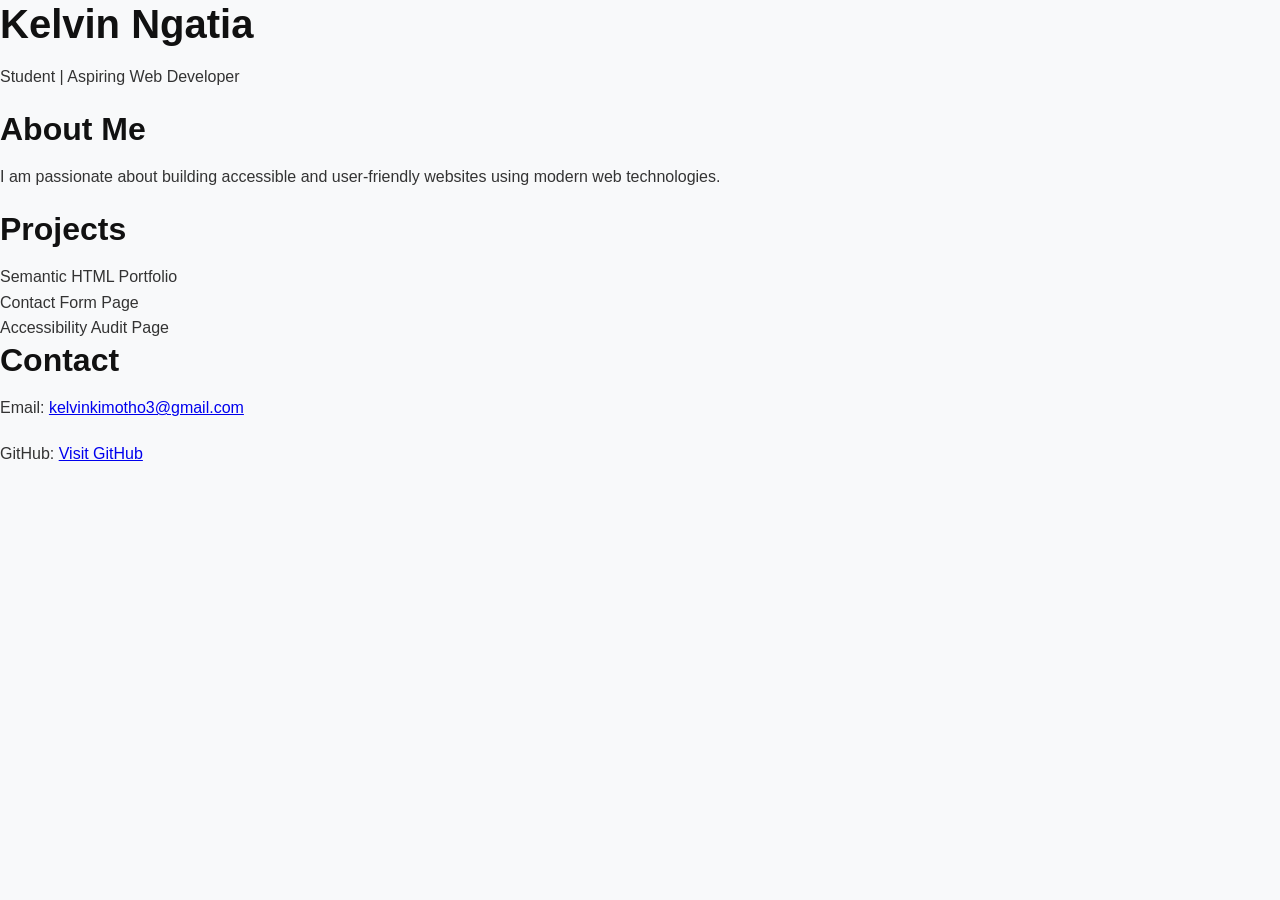
<file: Task 3.1/index.html>
<!DOCTYPE html>
<html lang="en">
<head>
  <meta charset="UTF-8" />
  <meta name="viewport" content="width=device-width, initial-scale=1.0" />
  <title>Kelvin Ngatia | Portfolio</title>
</head>
<body>
  <header>
    <h1>Kelvin Ngatia</h1>
    <p>Student | Aspiring Web Developer</p>
  </header>

  <main>
    <section>
      <h2>About Me</h2>
      <p>I am passionate about building accessible and user-friendly websites using modern web technologies.</p>
    </section>

    <section>
      <h2>Projects</h2>
      <ul>
        <li>Semantic HTML Portfolio</li>
        <li>Contact Form Page</li>
        <li>Accessibility Audit Page</li>
      </ul>
    </section>

    <section>
      <h2>Contact</h2>
      <p>Email: <a href="mailto:kelvinkimotho3@gmail.com">kelvinkimotho3@gmail.com</a></p>
      <p>GitHub: <a href="https://github.com" target="_blank" rel="noopener noreferrer">Visit GitHub</a></p>
    </section>
  </main>
  <!-- link rel="stylesheet" href="styles.css" -->
   <link rel="stylesheet" href="styles.css" />
</body>
</html>
</file>
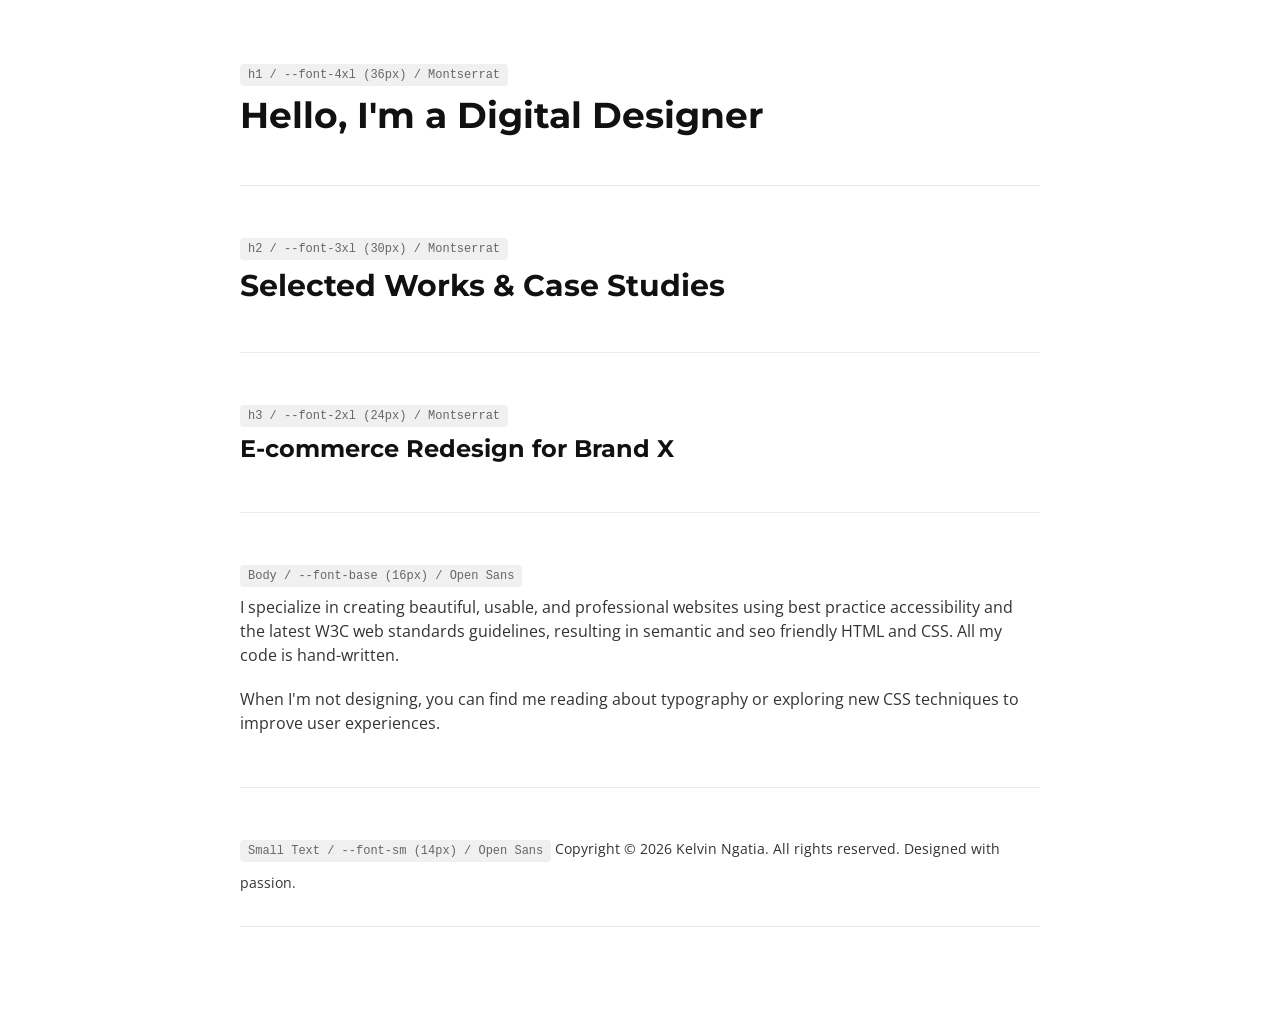
<file: Task 3.1/Task 3.2/Task 3.3/index.html>
<!DOCTYPE html>
<html lang="en">
<head>
    <meta charset="UTF-8">
    <meta name="viewport" content="width=device-width, initial-scale=1.0">
    <title>Typography System Showcase</title>
    <link rel="stylesheet" href="typography.css">
    <style>
        /* Showcase layout styles only */
        .showcase-container {
            max-width: 800px;
            margin: 40px auto;
            padding: 20px;
        }
        .type-specimen {
            margin-bottom: 3rem;
            padding-bottom: 2rem;
            border-bottom: 1px solid #eaeaea;
        }
        .label {
            display: inline-block;
            background: #f0f0f0;
            padding: 2px 8px;
            border-radius: 4px;
            margin-bottom: 8px;
            font-family: monospace;
            font-size: var(--font-xs);
            color: #666;
        }
    </style>
</head>
<body>
    <div class="showcase-container">
        
        <div class="type-specimen">
            <span class="label">h1 / --font-4xl (36px) / Montserrat</span>
            <h1>Hello, I'm a Digital Designer</h1>
        </div>

        <div class="type-specimen">
            <span class="label">h2 / --font-3xl (30px) / Montserrat</span>
            <h2>Selected Works & Case Studies</h2>
        </div>

        <div class="type-specimen">
            <span class="label">h3 / --font-2xl (24px) / Montserrat</span>
            <h3>E-commerce Redesign for Brand X</h3>
        </div>

        <div class="type-specimen">
            <span class="label">Body / --font-base (16px) / Open Sans</span>
            <p>I specialize in creating beautiful, usable, and professional websites using best practice accessibility and the latest W3C web standards guidelines, resulting in semantic and seo friendly HTML and CSS. All my code is hand-written.</p>
            <p>When I'm not designing, you can find me reading about typography or exploring new CSS techniques to improve user experiences.</p>
        </div>

        <div class="type-specimen">
            <span class="label">Small Text / --font-sm (14px) / Open Sans</span>
              

            <small>Copyright © 2026 Kelvin Ngatia. All rights reserved. Designed with passion.</small>
        </div>

    </div>
</body>
</html>
</file>
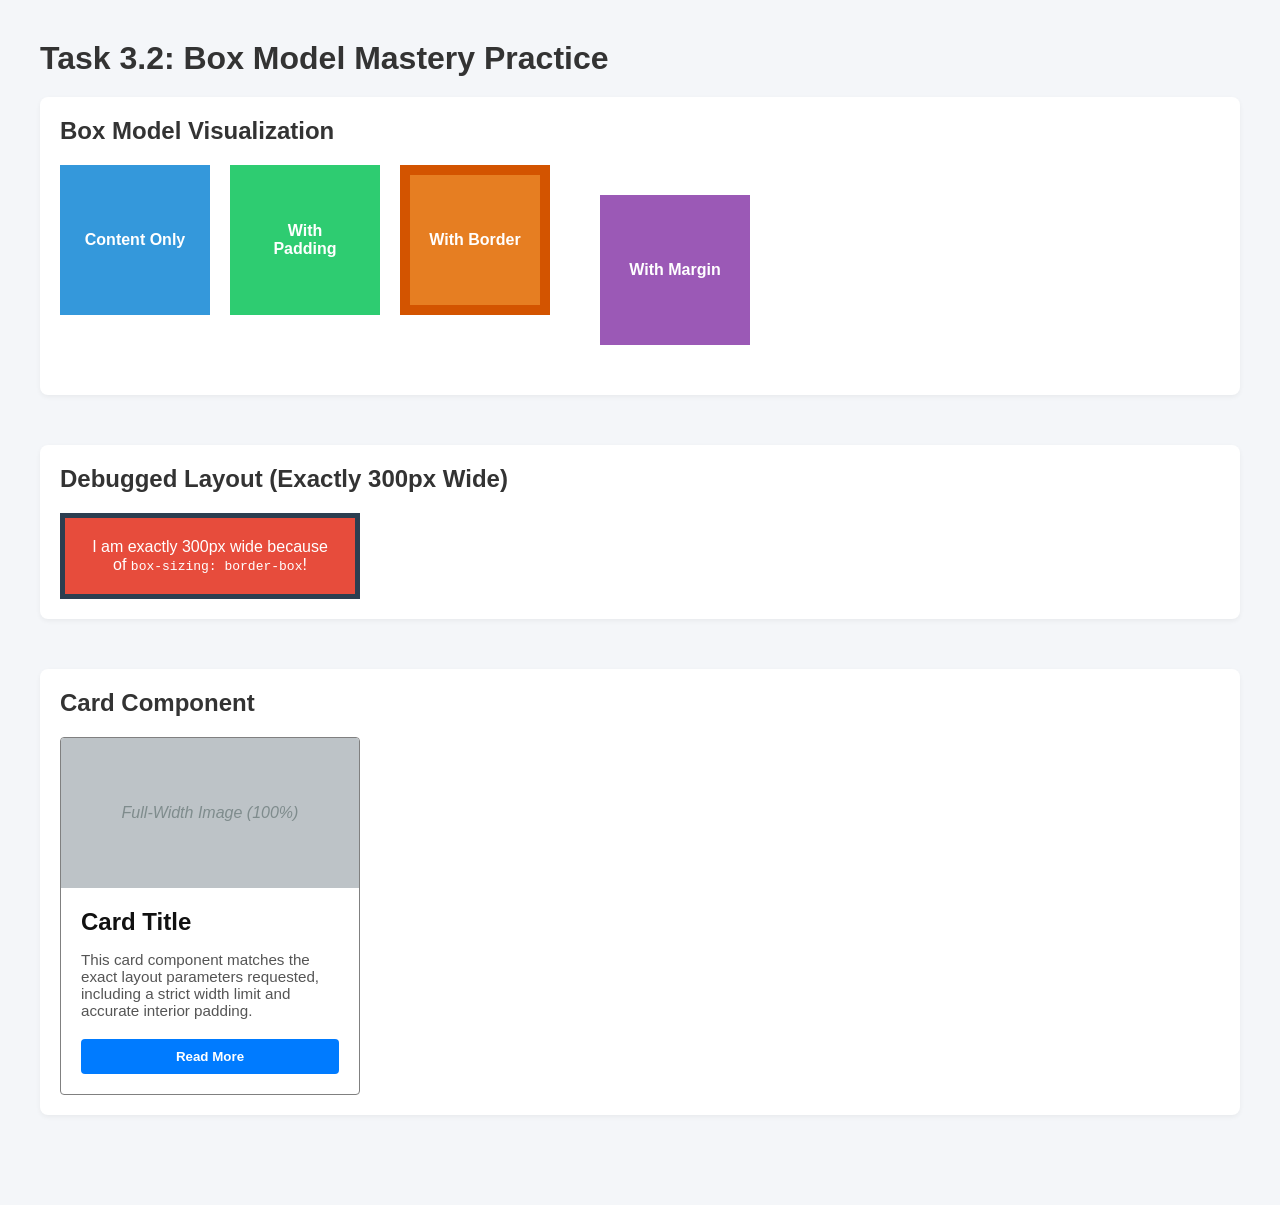
<file: Task 3.1/Task 3.2/box-model-practice.html>
<!DOCTYPE html>
<html lang="en">
<head>
    <meta charset="UTF-8">
    <meta name="viewport" content="width=device-width, initial-scale=1.0">
    <title>Task 3.2: Box Model Mastery</title>
    <style>
        /* ==========================================
           GLOBAL RESET
           ========================================== */
        * {
            margin: 0;
            padding: 0;
            box-sizing: border-box; /* Crucial for Exercise 2 & 3 */
        }

        body {
            font-family: Arial, sans-serif;
            background-color: #f4f6f9;
            color: #333;
            padding: 40px;
        }

        h1, h2 {
            margin-bottom: 20px;
        }

        section {
            margin-bottom: 50px;
            background-color: #ffffff;
            padding: 20px;
            border-radius: 8px;
            box-shadow: 0 2px 5px rgba(0,0,0,0.05);
        }

         .visual-container {
            display: flex;
            gap: 20px;
            flex-wrap: wrap;
        }

        .base-box {
            width: 150px;
            height: 150px;
            color: white;
            display: flex;
            align-items: center;
            justify-content: center;
            font-weight: bold;
            text-align: center;
        }

        .content-box {
            background-color: #3498db; /* Demonstrating inner content */
        }

        .padding-box {
            background-color: #2ecc71;
            padding: 30px; /* Expands the clickable internal area */
        }

        .border-box {
            background-color: #e67e22;
            border: 10px solid #d35400; /* Visible external boundary */
        }

        .margin-box {
            background-color: #9b59b6;
            margin: 30px; /* Creates invisible push space around it */
        }

        
        /* WHY IT WAS BROKEN: By default, browsers use 'content-box'. 
           Width (300px) + Left Padding (20px) + Right Padding (20px) = 340px total.
           
           THE FIX: We apply `box-sizing: border-box;` (done in the global reset *). 
           Now padding is included inside the 300px width.
        */
        .fixed-box {
            width: 300px;
            padding: 20px;
            border: 5px solid #2c3e50; /* Added a border to prove it stays 300px */
            background-color: #e74c3c;
            color: white;
            text-align: center;
        }

        
        .card {
            width: 300px;       /* Exact card width total */
            border: 1px solid gray; /* Exact border requested */
            background-color: white;
            border-radius: 4px;
            overflow: hidden;   /* Ensures image corner radius fits card */
        }

        .card-image {
            width: 100%;        /* Forces image to span full width of card */
            height: 150px;
            background-color: #bdc3c7; /* Placeholder color representing image */
            display: flex;
            align-items: center;
            justify-content: center;
            font-style: italic;
            color: #7f8c8d;
        }

        .card-content {
            padding: 20px;      /* Exact internal spacing requested */
        }

        .card-title {
            font-size: 1.5rem;
            margin-bottom: 15px; /* Exact spacing requested */
            color: #111;
        }

        .card-description {
            font-size: 0.95rem;
            color: #555;
            margin-bottom: 20px;
        }

        .card-button {
            width: 100%;
            padding: 10px;
            background-color: #007bff;
            color: white;
            border: none;
            border-radius: 4px;
            font-weight: bold;
            cursor: pointer;
        }
    </style>
</head>
<body>

    <h1>Task 3.2: Box Model Mastery Practice</h1>

    <section>
        <h2>Box Model Visualization</h2>
        <div class="visual-container">
            <div class="base-box content-box">Content Only</div>
            <div class="base-box padding-box">With Padding</div>
            <div class="base-box border-box">With Border</div>
            <div class="base-box margin-box">With Margin</div>
        </div>
    </section>

    <section>
        <h2>Debugged Layout (Exactly 300px Wide)</h2>
        <div class="fixed-box">
            I am exactly 300px wide because of <code>box-sizing: border-box</code>!
        </div>
    </section>

    <section>
        <h2>Card Component</h2>
        <div class="card">
            <div class="card-image">Full-Width Image (100%)</div>
            
            <div class="card-content">
                <h3 class="card-title">Card Title</h3>
                <p class="card-description">
                    This card component matches the exact layout parameters requested, including a strict width limit and accurate interior padding.
                </p>
                <button class="card-button">Read More</button>
            </div>
        </div>
    </section>

</body>
</html>
</file>
<file: Task 3.1/styles.css>
/* ==========================================
   1. RESET DEFAULT STYLES 
   ========================================== */
* {
    margin: 0;
    padding: 0;
    box-sizing: border-box;
}

/* ==========================================
   2. BASE TYPOGRAPHY 
   ========================================== */
body {
    font-family: 'Inter', sans-serif; /* Google Font */
    font-size: 16px;                  /* Base font size */
    line-height: 1.6;                 /* Base line height */
    color: #333333;                   /* Dark gray text for high readability */
    background-color: #f8f9fa;        /* Light background color */
}

/* ==========================================
   3. HEADING STYLES
   ========================================== */
h1, h2, h3, h4, h5, h6 {
    font-family: 'Inter', sans-serif;
    color: #111111;                   /* Darker shade for headings to stand out */
    margin-bottom: 1rem;              /* Consistent bottom margin */
    line-height: 1.2;
}

h1 {
    font-size: 2.5rem;   /* 40px */
    font-weight: 700;   /* Boldest */
}

h2 {
    font-size: 2rem;     /* 32px */
    font-weight: 600;   /* Semi-bold */
}

h3 {
    font-size: 1.75rem;  /* 28px */
    font-weight: 600;
}

h4 {
    font-size: 1.5rem;   /* 24px */
    font-weight: 600;
}

h5 {
    font-size: 1.25rem;  /* 20px */
    font-weight: 400;   /* Normal weight for contrast */
}

h6 {
    font-size: 1rem;     /* 16px */
    font-weight: 400;
    text-transform: uppercase; /* Extra variation to distinguish it */
    letter-spacing: 0.05em;
}

/* Quick helper for paragraphs to keep spacing clean */
p {
    margin-bottom: 1.25rem;
}
</file>
<file: Task 3.1/Task 3.2/Task 3.3/typography.css>
/* 1. Import Google Fonts */
@import url('https://fonts.googleapis.com/css2?family=Montserrat:wght@600;700;800&family=Open+Sans:ital,wght@0,400;0,600;1,400&display=swap' );

/* 2. Define Typography Variables */
:root {
    /* Font Families */
    --font-heading: 'Montserrat', sans-serif;
    --font-body: 'Open Sans', sans-serif;

    /* Type Scale (from Type Scale Calculator) */
    --font-xs: 0.75rem;    /* 12px */
    --font-sm: 0.875rem;   /* 14px */
    --font-base: 1rem;     /* 16px */
    --font-lg: 1.125rem;   /* 18px */
    --font-xl: 1.25rem;    /* 20px */
    --font-2xl: 1.5rem;    /* 24px */
    --font-3xl: 1.875rem;  /* 30px */
    --font-4xl: 2.25rem;   /* 36px */
    
    /* Line Heights for Readability */
    --leading-tight: 1.2;
    --leading-normal: 1.5;
    --leading-loose: 1.75;
    
    /* Font Weights */
    --weight-normal: 400;
    --weight-semibold: 600;
    --weight-bold: 700;
}

/* 3. Base Element Styling */
body {
    font-family: var(--font-body);
    font-size: var(--font-base);
    line-height: var(--leading-normal);
    font-weight: var(--weight-normal);
    color: #333333; /* Standard dark gray for better contrast */
    -webkit-font-smoothing: antialiased;
    -moz-osx-font-smoothing: grayscale;
}

/* 4. Headings */
h1, h2, h3, h4, h5, h6 {
    font-family: var(--font-heading);
    font-weight: var(--weight-bold);
    line-height: var(--leading-tight);
    margin-top: 0;
    margin-bottom: 1rem;
    color: #111111;
}

h1 {
    font-size: var(--font-4xl);
}

h2 {
    font-size: var(--font-3xl);
}

h3 {
    font-size: var(--font-2xl);
}

/* 5. Text Elements */
p {
    font-size: var(--font-base);
    margin-top: 0;
    margin-bottom: 1.25rem;
}

small, .text-small {
    font-size: var(--font-sm);
    line-height: var(--leading-normal);
}

/* Extra utility for extra small text */
.text-xs {
    font-size: var(--font-xs);
}
</file>
